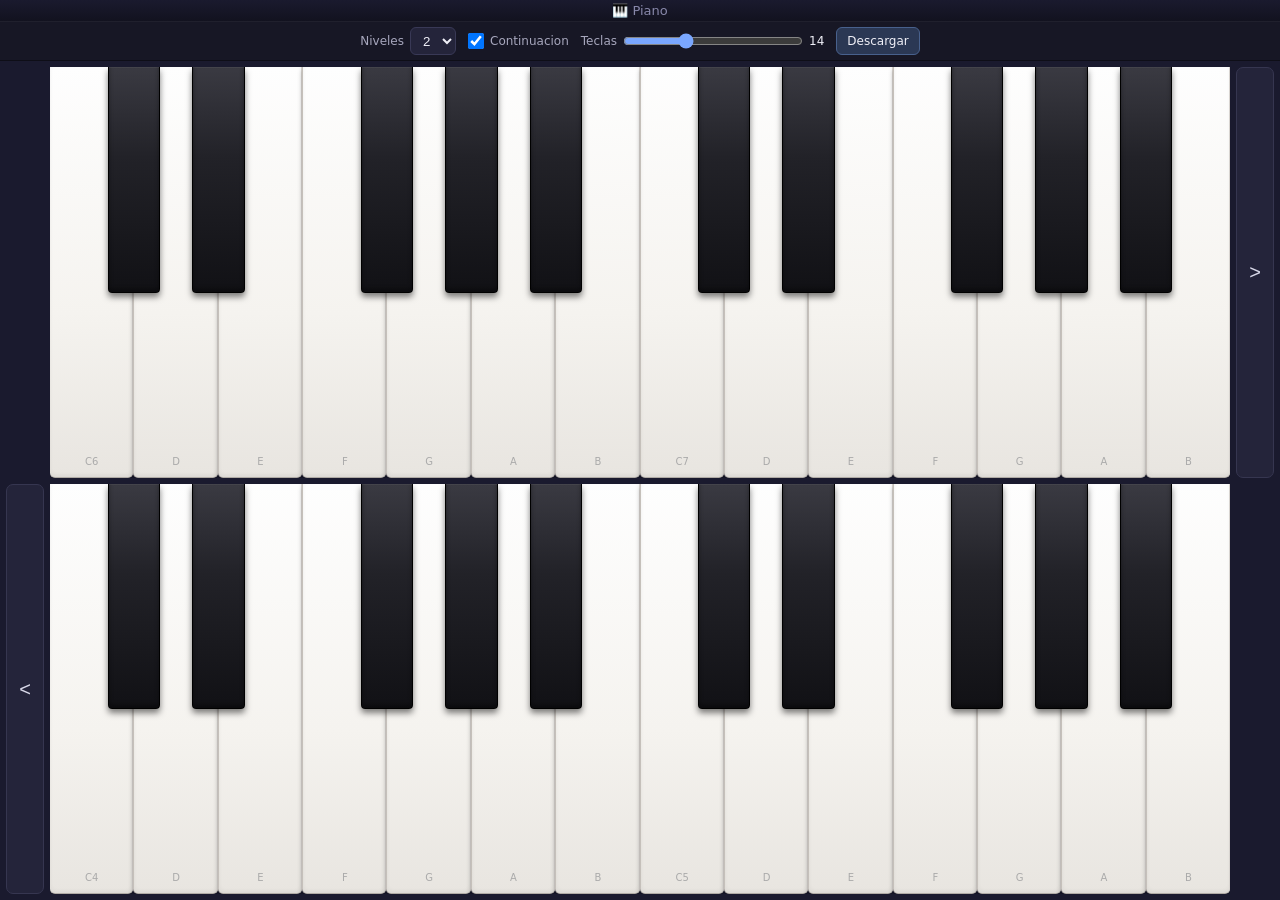
<file: apps/piano/index.html>
<!DOCTYPE html>
<html lang="es">
<head>
    <meta charset="UTF-8">
    <meta name="viewport" content="width=device-width, initial-scale=1.0, maximum-scale=1.0, user-scalable=no">
    <meta name="theme-color" content="#12121f">
    <meta name="apple-mobile-web-app-capable" content="yes">
    <meta name="mobile-web-app-capable" content="yes">
    <meta name="description" content="Piano virtual simple para tocar desde el celular">
    <title>🎹 Piano</title>
    <link rel="stylesheet" href="style.css">
</head>
<body>
    <div id="app">
        <header id="header">
            <h1>🎹 Piano</h1>
            <p class="hint">Teclado: A-L teclas blancas · W,E,T,Y,U,O,P negras</p>
        </header>
        <section id="controls" aria-label="Controles del piano">
            <div class="control-group">
                <label for="manual-count">Niveles</label>
                <select id="manual-count">
                    <option value="1">1</option>
                    <option value="2" selected>2</option>
                </select>
            </div>
            <label class="toggle-control">
                <input id="linked-manuals" type="checkbox" checked>
                <span>Continuacion</span>
            </label>
            <div class="control-group range-control">
                <label for="visible-keys">Teclas</label>
                <input id="visible-keys" type="range" min="7" max="28" step="1" value="14">
                <output id="visible-keys-value" for="visible-keys">14</output>
            </div>
            <button id="download-app" type="button">Descargar</button>
        </section>
        <main id="manuals" role="application" aria-label="Piano virtual"></main>
    </div>
    <script src="app.js"></script>
</body>
</html>
</file>
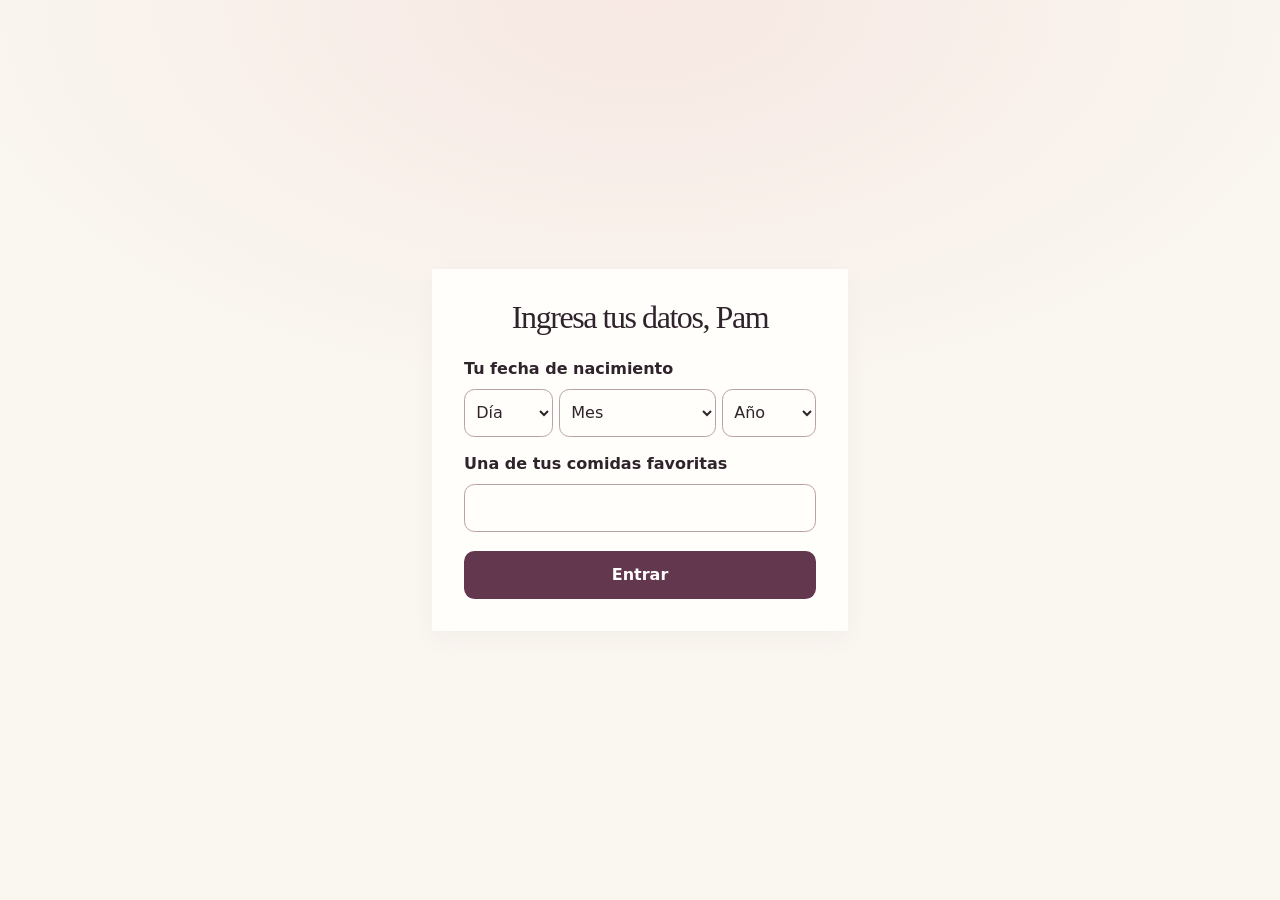
<file: personal/pam/index.html>
<!doctype html>
<html lang="es-MX">
<head>
  <meta charset="utf-8">
  <meta name="viewport" content="width=device-width, initial-scale=1">
  <title>Invitación</title>
  <style>
    :root {
      --ink: #30242c;
      --muted: #67555e;
      --accent: #63374e;
      --paper: #fffefa;
      --line: #e3d6d4;
      --error-color: #c41230;
    }
    * { box-sizing: border-box; }
    body { margin: 0; background: radial-gradient(ellipse 44rem 25rem at 50% 0, #f7e8e3, transparent), #faf6f0; color: var(--ink); font: 1rem/1.5 system-ui, sans-serif; }
    main { max-width: 56rem; margin: auto; padding: clamp(1rem, 5vw, 3rem); }
    section { padding: clamp(1rem, 3vw, 1.5rem); background: var(--paper); box-shadow: 0 8px 24px #5832420a; }
    legend { font-weight: 700; font-size: 1rem; }
    button { min-height: 3rem; margin-top: .75rem; padding: .65rem 1.15rem; border: 0; border-radius: .65rem; background: var(--accent); color: white; font: inherit; font-weight: 700; cursor: pointer; }
    .response-error { margin: .5rem 0 0; color: var(--error-color); font-size: .875rem; font-weight: 600; }
    .access-card h1 { margin: 0; font-family: Georgia, serif; font-weight: 500; line-height: 1.06; letter-spacing: -.045em; }
    .access-page { display: grid; min-height: 100svh; place-items: center; }
    .access-page[hidden] { display: none; }
    .access-card { width: min(100%, 26rem); margin: 0; padding: clamp(1.25rem, 5vw, 2rem); }
    .access-card h1 { max-width: none; font-size: clamp(1.05rem, 5.5vw, 2rem); text-align: center; white-space: nowrap; }
    .access-form { display: grid; gap: .5rem; margin-top: 1.4rem; }
    .access-form label { font-weight: 600; }
    .access-form :is(input, select) { min-width: 0; width: 100%; min-height: 3rem; margin-bottom: .45rem; padding: .55rem .7rem; border: 1px solid #b8a1aa; border-radius: .65rem; color: var(--ink); background: var(--paper); font: inherit; }
    .access-birthday { margin: 0; padding: 0; border: 0; background: transparent; }
    .access-birthday legend { margin-bottom: .5rem; padding: 0; font-weight: 600; }
    .birthday-inputs { display: grid; grid-template-columns: minmax(3.25rem, .85fr) minmax(0, 1.5fr) minmax(4.25rem, .9fr); gap: .4rem; }
    .birthday-inputs :is(input, select) { padding-inline: .45rem; }
    .access-form button { margin-top: .25rem; }
    #access-error:empty { display: none; }
    :focus-visible { outline: 3px solid #855374; outline-offset: 3px; }
    #access-submit:disabled { opacity: .65; cursor: wait; }
    @media (max-width: 36rem) { main { padding: 1.25rem 1rem max(1.5rem, env(safe-area-inset-bottom)); } }
  </style>
</head>
<body>
  <main id="access-page" class="access-page">
    <section class="access-card" aria-labelledby="access-title">
      <h1 id="access-title">Ingresa tus datos, Pam</h1>
      <form id="access-form" class="access-form">
        <fieldset class="access-birthday">
          <legend>Tu fecha de nacimiento</legend>
          <div class="birthday-inputs">
            <select id="access-day" aria-label="Día" required>
              <option value="" selected disabled>Día</option>
            </select>
            <select id="access-month" aria-label="Mes" required>
              <option value="" selected disabled>Mes</option>
              <option value="01">Enero</option>
              <option value="02">Febrero</option>
              <option value="03">Marzo</option>
              <option value="04">Abril</option>
              <option value="05">Mayo</option>
              <option value="06">Junio</option>
              <option value="07">Julio</option>
              <option value="08">Agosto</option>
              <option value="09">Septiembre</option>
              <option value="10">Octubre</option>
              <option value="11">Noviembre</option>
              <option value="12">Diciembre</option>
            </select>
            <select id="access-year" aria-label="Año" required>
              <option value="" selected disabled>Año</option>
            </select>
          </div>
        </fieldset>
        <label for="access-food">Una de tus comidas favoritas</label>
        <input id="access-food" type="text" autocomplete="off" spellcheck="false" required>
        <button id="access-submit" type="submit">Entrar</button>
        <p id="access-error" class="response-error" role="alert"></p>
      </form>
    </section>
  </main>
  <script id="encrypted-invitation" type="application/octet-stream" data-iterations="600000" data-salt="jfgRQD305DhjkRPHytSshQ==" data-iv="B3P1nhV0+Co/u831">
fVpFlporIjcXggudc8cFz1h45UodD+X6Lc2XvkYKcC7YbFp6B3Wn0bZqcHhRaxHGENE02ONhQSfEEaLPak10LZWKGNHc6KuH
HoBhVcO4JaVB4aUSn/QiONn230mTdfXe8eoTB4KmWkDr9J1b9MkoxKaaj8ufYbblzylSYjy/3mo+yO3VDN16Vry3ylrgVWC5
51BqXhqRt56hrasv70xQzcf3ogdePMhjSzL3ved5OnBms3cay6uWjp0gfwkk5eSS/i60HencX0jnvJesZsJf5TBAHVy4bhkO
BhLWqt8UY6K5GcNUPRIthY+xCGoA2dVRmoPYAOn0xMKVfc9LTMYnplyrGFtLBoqZcyPF40iIXqOjBUc/BYqPILdPbvaZqwy7
ghbDuG/xWoQJiAi16SfRbRFFnwerUgStmbNWhkIVJIp0bZHnUIedLHt828sxiyJ5bnF0JWXrwvE+15Nu3HUp4ala+mhBrzMB
1bkVR7BDNB8BKMfr+ZtuA0uXHbzWRm/pdEqftKtb9AyqvXbvdl9luiIv0dqfPpS/UTtXMou5Hv90vAQ12f0F/scBZvPQroP4
62xr610gMQrhoNSkp6pLaIOeiP7Zw4zik5f2PTOJRWMyYcMcPfJrXmOuOsv3qA9A8U1As5z5E1Xz3Ocsq+9HkYWh+QwA0/q6
2HkYO1mxLL7ziUIdb//hpi8sbRyCyxS+aVpVBAuHbiunXkY7Hl7wAgDToVOkPgWVOnlj/Se+ylv+WSy11kO7Xzs1HcIma+1f
bVucihrPJ503Iuhfp6oLvv7UCbUEXjZeb95DTWfiK0jr0jgMTw7qObAnpw17n3SyuVifdw7s2fYqo1QG4gg3YTR4b0Ja7P6i
+h0Igei2KZbM3medPgVjkAGeVYaQNVazJ4rwCWxyDEGcCHQRHQOcZwV1eFzvipzlPniF6pdAQwOEX6cT1yCDG6/1YBmNJsdk
vGQs4H8Q1jVR3UTJm8VIqK4VbOYwHzOU7pdq9JY3dL8n4SjOvTtIa7UC7z3vp/u2XyCNu8dYK27Un5ngJbmBzT+jIKXk+BYD
l6PvbVC109VS3/EX9HFPAzE/32I05AiRil9GQ6HLavc4AaKjqA4Q5EwD39Zg9MQB2l9lApsZlEAhc8xPEehFrQCOhtkAtD0i
Ea67oeZgORu4gQCuU/+vsRHE8gv9uuqgiKhpG5QPv03I/k0il4kOkapq8n780jc84nMpEJcArUWC+I8bwDqXXNY+LsHIyv8k
bKT9qpjA1PbR1wfM7xdbObXsecQ9yFpwtJozQoUNlGA72kyZ+3IQwZByQzL4/D8irhgjpWXRR5uprhwBVktLQ/Bkw1NjAaLu
dOJDi5zRysmmyjy/iqJwd3EHXWgLw/Q+vg/IYtYDXwfiRMJMJ7Vf84JILtsnULbYQmptGwUIsl0roxz6ud6oGpHaFk1d998j
Lg4RaAerQPaj8VvBXmDwNcz+U/c6TRK/bT3XoitlqyZYlNgDMEwoF/LmNVf4vCF7GKxvLSLHAJ59uoeOdOwuRzVhmEim0QLg
H5gxc2NLt42oU2nlNHdbHgou1jqH8TIqU1CUF88ltzsBrHVy2so9RW2M8/1Hls2kMTEH973gllM4YL9lgXl+nBD3cH1GcCEg
gojW/oDMmnMFfJpFvIlLgcCUeWAkKuHWCtyiYs0xJDNpc5bgEmMre1Z9ApiaukqFp8S5kevlUCBjOAe2KrgZUQXDyYfQ2lNd
G12cZB0eM7BCeLN4OMDIpC3mDyvc1oBpCxh6x1HmI3Mja2Er/Txu6Ipa54/h4hRf3J9LeihbDEugD92MAewzhq+g2xCtgoaU
Etq/GHe0WYBzBYJpO0D3m3PwnHSkBnGyO9UYneASAcz50N68lHiUhD0ywP9EZflmI6f6SvnrfsQ+40D+/ru0TjxdkJYlg5qT
V2KvUB2/Be3W5YAqwdjPkzcMHQNHX43O8HqkvP+r650ie4uRoFdcEY19JdCjGhv1veEgr79iHAUbFYWbwMHdoPtoqMft78Px
tYnKT6Y4z2ZaHI2YMBovVjfVWoIGX2dbHSrvy6I+Qv+SKM9akhbZyUKOD1UQWVgUBnZelMbaRIKa17W2E0KwbchDywjH1fvV
Vli+tRg7U6hUfrHYxCes4w/s83aJ8BPK9rogfDdjNJP/miqnoSxJ82FYLRus/UDeUWLeG4lYWSZOr5/hrpltgVBu9VzNXZAe
lqugV9mTBzKZazDUlerC/dAQNvRW9yIMsdIUqHni2VDsVHmmvAHeqbxb2u2EI8pa6Nd4X5NB3mR/LLSQl+gZr+D4vK7UtaAO
GZOtzccd41swIMdQT0LP1iUkm9jIarzja3bhsWUcFnzReu49u8cpDBXXYttlo+kzoqhvwR+LeQc2cERrXdbyhe8hnAj9r4wG
DTgN/jCnZwR7h/V2BvUESayXsWGm0nUaXsK8qPWhuH0BSCr5BdDXCLCZoAfbfpo8CRT2sN1CZwg5RSeq3v5R7VUQW+JCzklZ
ULUoPkoVSxEw7EEce/7L98q+kpRBTpyx9AtEXzakOBE5qpSouceo5h7upMmBvFkhu1rJM3yixaxg12BUi08W10XQYZRCmgLn
qpqYcCPfquQwEab73dg4BW0RWBogK6cYkD2uhNwFdtRosH8wSIZjHffznlwoxZ2pbr6NtF308RALd89s8S0XzbBKVBxJHEej
eqplCArlEwWlHGSh4B0tocvp4Csywf5Zskb7bbszZDXtMuusvmu5a5EarWV5EvJvS2S3hdDDP09YC4pfPpBXFO1F1lhgXKLc
yy1Wwa8T8J2+taw8h5wgRaufWm+GlU2eszCTUKd4eN5knP6YOQH3PxBFx89osC9naADk5IgNdCttf/ogdg3GgpomuxA3Yy95
Ts/lNZrhPpKeH1ObsPe7XgFAmt3xiusox2fSXEczcC4xLp1zdVy0OnzDNn0neUGwBmBnHHpzzoNRFz1TZSC8uI147G9iIRoI
Z3yHSKUR6IKB5VnuE9oPCiKFO2xMM74eVZYNgusODFu7vk/6+KXucb2hGA2TDFGzHUyvQAeCE43CReiCya5bCthN4B2Wms1D
iqTCbmbri4pESlQiIbPnxOgvwJ7y8XyKh2VBCiC05cxFrPvHCLHEnNltCAFtEip9JgoDKH8ElP2KRmpDrAzj4A60KwfZVSII
oL7GufOJ1PtjfjB2txbmC+8C3KSbDCz7pjKY93BcLP88eZrVvov1uMkAjgWCuzu04+pJo4tkbqSXafZq4gUli1n+wC+YtZrX
4i0mh9Qhb2pRf0HT1SNhtAjR5hX1gndqQOj4nK/h2ZkcODfbEq7oRL7NgYRTW5wRJ8aesYgHoEQ2EDacCmo/lbnaIN05zilC
dMyXfLc0P+AIOQZ1HZkAoA1dCTf110BnY4+938xs8a8mzGBI3sEdtxhSYUbx8OjIV5vEvHGtUlArBcDNLKR+ExAVWvxM6gDk
r8bkTgBgNJeXIeHx+H1KHAODAgjMXxQUmy1cushlj1c7W2I95rJw6r5utp0ArYxFvD3scMcAdnnBpUee93xFlRpaS1THFZeQ
dmkQtE1kGcsN2CdI/hRH7etn3/JEVFMGvjesuodFXpzWlETfiwKbK8miCCKzmBqt43FraAwB8crInIufMivSxJ9U+PMc+pDz
68x7HeGfdMZMCdMUepYgzezwtIYEmiuXZHw+/jw9MLwbl+oVvLciMVwKyDt6xdw1D+piR+Nkkbujjn+cgPZE6U9+LDvxwYTV
EpQerfKAWLqrCsoHghrgKl5dxjnBIZ7/l6GJ2Uzr58xyjjwgwK0ogYCc4Ag1lTcxkt6fnZs8iz0rRw67kqMhh9NLWC0q1Orv
vMqxSRZn6RHGGPHIOmuZereG/QHfUmCGiuv3ijqb7HHZ5CD7jGwVYIYJ7DjtxlgnfKCiMT2GtAHlRh9dqjoULcmB3gHn9kTL
EVCJlLl87y115GuQ3wUANNtkRUP78xZ5KekwZfJgv1a9Fs5wZaX3pWlBHDI+58/nyVDKdfRxdykDs+zjs7aqMMNyCcrA/JPu
wW/e8o43cp5w5p5TbZj0STo5PUQ8j5/cdiri1VBo1qZZmCaQlQMpPgiDELcsD/u9ADq1iH1ddYqVt06SM/C88cLfFSQumT85
oqXSxtrUzMz2jfgiT3ZIohZhLztyF6iZDmGDyfqdCnPB3IbdFO1rhSop0YrRrzG0WcXi7c+wang1vjrnXr0wbg4guFcOpO1G
aPP29STExi5WCLrYiilWcRtSM29yJE597W7kRaobnfOKqYf4iEVEbmz+avidQSruttd1ffXX/p/kvEmm0sA9RKkRsg5E37J1
uccWEvEHJhXuaMNuAuE4nVHi0OGbL7t6bqCvv3GbyAPho0IKYKxs9cy6WhA++Z4SV4baAGf0Pqs1HUjltA1vtTRSqy8VrwIx
qbfuos+aJTj0ZzYYYwiby4lHdYhiB0cGgoox2g6TslGPEm4vXU4vmIUs6W8MjV5iwcPPS6R6HnzvoKFtoUV+2LNzMNQF3lvk
oJcavkP+puaA2Vbdna8DfbfmEeJGMul3U2SNKM/QMBSZrnc5VUVgXXgdO2RbwQhdjgHsdLZuizlrAtVVJNjCQ8hrmuD52gF4
TZirir528SfpJme3FVPaqvZaKg9a+EOgc8lIEr2pBHpLDmPsa0qNjWF/7Uf+tbNaWuLJ2/zMY1wniSairPQdPDi4DOQgqOxB
ARBU3JgvYLyd0EJ+BI3YYzdi7umEzrkczkyEUMltdOLs5MJrrkIBS4jExCgX7DE5fCuN+kaZ/hvABa7LxJefNaCmHcbGtY53
S2aEmkzn+0IeuEgyEWrLRJCM8+ey39zWP9rMxGANRuA/30CPsoie1QLVYG8Y/+YB8qVw3UVoUDaaDQljJnf9zFVGFec0nCP0
v2xdoEL78I0CIBNmCAQS11zy/pBSoVJw0VdTbO+Y7iXeg9FajSs1xC+68IzrEWpzbPA2DS5KjnNLZ525oXBrmFk4THiKnrhq
UnD/6Ga7fk9sR3rrbyBGnUqdJd3H2ZAifEAU1uMgxF6SJR9KN98pkvA3yRB1Q6YVDzVJlgiIGoCDDkDeXlCZbHsb9tXvVjqD
w9OyjOQIZ+ZvnR7Pm5vvknWFU5ZG3+EYRW2jo3IuHdCQVNUDdf61Rks3lkjfZE318e0ZBn+Ralhaz37/QaPl5R78iJDRbe6n
rITdCB72RPIB3zKcrzm5DaJ604275laZQobxq32llqrl18XDlmuDpmnZi3EQzU7Y0rycAumx1UBbfqPVvgSFu48gR5p/lF5d
+ZBse7t2O2UpJDqx+Lr2bsoQKPm7NAxQVCRAwtPBarLRRv2hHBW6jBHPcoB3TCGLNvFN30smlVxoVNA2w072YmoBaDwSUPcT
c1J6Lazo+OwYi10VClcCTBbVamt20M91J3Sxr12trN3g4fD7DpCdGSUEg+jDbY8ZWl9pjaJAlYK5KCeZ/YKO45hi8Uv79etb
BelkVilVyPZyc4jrEuK7UEh2KSe3eWPPX/YhUC/g5slIMYrKS1dQfzXoFYcCq45HZztme6HvSndEpKM5e+upUFSa6TMtOrzw
0d54cpaaXLGeCt7oRu80IznCD9dQ8CtYGpOLp/xv9E0LRzoteSX9DVonAWlccoEut7y7X0kFUDWy6T4ghizoNzm8pV23k65V
keWqSjE4xRQeBDzG1faML+Fm7jO+9PdBsZ+OUrs7plu7PHe4DZEgKdt99joQ3+1sv0RajTBEQtvOMflyQjNL3vRrjbP5pkza
R6iy7FKFDJW3D7vNAkFXf5J57Z9floa+p1/X3E4ZNEqaMPKKuZD2E8rvRxDahzLnssv6gqZ/UqxHIS+mzY+HpbEtFJK1CORQ
QLm/kkLVfNe4gwOqsRa+jOmatEAPbR5gS3SMx3FKZbpgJFl61gYKsmBORgW9nqTMWPpchNCD9bKqCvz15zZpaDIoAXBd5v0m
tz6T5kSB5d5GCp2M8341KwJSCP/f7N70POcCiwZhsaIrH079rzc1de6LsaIRL+cSdH2Z7kbleUk03jBXqc9b0LCScKzulvu2
GW+sNxEKC1D7rVJFQQlK3DWKcOT28d4Bk+rldRngsZrtiiz/XcR8OnqcXcO4YJHwjbk2U1mRSvBibZTy1xIrMABBV+F+hflI
x1BTMOQbWm9zsj3v2EPiBLj9dAxNVhLER/DfwA4Pa66posJYeTyCrflERbXMTozpBFFuVUU3zceYInsN0lp1ji+2NaGJTmlL
DR0wRSZ18KwdhXMyqkri6GwWYXgHY32U/IbynV7poHsQBv1k03Rp/9Ai3kHHA8/n6e6G+OoXX/ZgJjSxAx+QR2bqBQWz9lXf
WCwoBQXxps33AyFXHPUMUKPB13RBSErK74w4JTe7jE7cCXMsM73jFmbQbmypgAErBJAxXTIfLI8uWm5+/pwngHRY96JllFEo
AjIHVi5HRGSisHw0JLDVNz2PX6x2I+tPJGbIla8WBO7NGuzvK2ZmHibnOBCMDRq+UoR1pqqhmE/h593gHQX5uOGmLgrg82OG
j0cPRfJ0tf5kPD2b5bFkj3WCJLURCWAruuKrB1kjIB3N2Vi/kYv2M3h5aUYVYyllJGlh02naIjeAwvuIbAD5gwp7AtrSHw/9
svJfxdAU9bF7PfAf9vIdekvlgshjgAe6ONg8CFSkvqe/wdpl3hs8cpyApHCTvVYQBWrviy5u/7ae14Dmvkl+watsvEH4ydci
byU9ps55JoMp5KfMD0HQHA7UivadU0tERkSIfLblKOgBHFH7oO6wPqTnIxWCL6hTrHcoXLqYUz11bfhr+P+x+Iqe1lQXexr9
Axl+jyV006F9hUIQxrRPk3R3qTxxdkV4XapTdaXNLismybouDzaqxPG9KyqoLRI/um43AqUid1RPQgRJzHz1XhEos3o1Jy7A
nrxpOZ+mx5zDv/Zx981BPgU1aY+2eHQPTjj9hNegD9Tq/jSL5LdLhmXfJvH9NueBO0RNa7Olc+m2qs42VN5clH+0q6UbQTVx
C61kufun8csuC+3iXTuSTnJ+R8Xzj0dN6O0fi7DrHuxK9ih7oOkvXOedwI9V/Ua3FyiYJoeFzWARcxBoV1FLt1Tx4phTKcUA
C55bbX66ZkLQ8ZxaNfeJon/7AI8piBRzu4v/+baLXXqwqICDm0a7LrAb4/qYIfQXL5HCjMwz4deyJ1qMK1tcZh4kHSpw1fqL
aqP8tqr3WCZJjQw1cqvYc/7ugjDZ14x0y8xDvZPI/XPg24eSTzWoIZ7yilcGPwHsZ5p3vtStyTXvCtS9y3zuM7qL7MLdccVc
Ezi/saBD1BEawpP/GEukoriMDEQrrObHdgZ1R/o6Aj9E9IeFntdkdRLk39hwTi6FuqBsJgYvRWYDuhI7a2OZ6FUZt7yublKo
1RsNDBofaO5brV41FhEgCk57GCsNbP9hdNZtvQxT+BiecyBVO5FRO7pVIIpHUwwfIt7EeUyFe54mBgo7cKbz2+inG99j1wNy
IOeqS0/MvYb5/TU9VNotvW+BF7e2p8taePH8kRJh1VK634Y5Dv9W86AvWgfZSCPUq59zhs15hAxRQx/+OyNjAiePtGy9GSuT
9Wl8oJwOTvD8q/uSVDVX5brLp3wsmSD4r1S4UrkKqkg3X2liWOqTnwz0JzJMuQ4qfCuhiHxyJaKcPQ/qLybxbK8fjHyE18X3
2CSz7P2kASZV2zOTA9uqHnOvtKuwfz0REYXqw3IppdSY/veXyVqAUs3Rno7xtNh64oKZ9dc7phR1Oc/LV2XfxZvZIxTxxH7b
6S2PRqJ2ZAsrSQy8OkxzG+83UfFNS3qT05wRNOPkap5i9+ElsJgqNqWDyBd24IV5Rx9HYv5oxzh1LIvbRUksBObeOzkAOTwq
OmIaQvqFTAHtDMczOwi2gVhR3SqFFfQ7FnoH4xV95gBRT4Oh8qW0DUbQijf4pqPtkkjZD6/iooGcDU4vbDs1Zu+sVko2/Jrg
Essq4zRctldGNjRSI2YZbePtN8d5HR0SIzu8JfMXetQecA/AakSmPk6sOxe/pWlf4i6gIfhaR+o7f0RT9dbExhNEsFiXsDS7
uzWH77X+ZthlngkaEF9GD9MwkjoZdr0YRWlE1+aeMSbiVt2DJKwwOTstDXYtKbrV1l+DF+KyhpmrO1ZO9CbJCY8YP0kcK4l/
tHmTgtbAXAReeReCJfKiWUNy+wQtZGpgTcz28NuuQILl5/JmLXRo01KanGYS07SS/FNQn64JXuelV9G7Ef9DM/XUa21tqHzW
uKBTpYGLHkY96sowqSqGF4EcMik79t5mUgcmAK9x+q3fGPN+HgzqdWw1kQk7Yyxe/xUQL2bvUL9L4uozkECf23joO/Httf+g
C7dCKUG8shScKTkle3NqoVrqAir/F9xS8mmhIQjYnTjSmfzDhUsrtzxeuR/4zoe/yk8STnGOWF7G4x0/AI1pjgrYtUN655Nb
WPW7nxt9XpWlVS4JXpbRPAg1USvcEnWzkiByfuOn8WfOJKz64X7WXTUTc9hQB2cRh04SOIJFrOXwPS2jf2l+LKnzNx6nS9U7
2BjBBi1udNrl4DE1srAyIBOqkQ+ONdx+V1f/Ld7axLnwoVK9/I9TpsbLrbPGUwGhphoyTEze7UEhHSfzBfAn7/KvlHFEhqbd
sxbLOuhRFHgK2c3m2uHnqxmXm/jrwgw6iqL7JM2XbNcEyIM6c+XDehh0FOPUs2D1UVgNajFMlEGWtzlK6dCpzYOGIJxShXWT
TaGYZi4kV/CmxfWKSwiO4jQJrK7fGdXRGDVSA0BRerjGBhDEq/SzAp7FZYv5dAi/m/y1wBHtm2HPKomolP/1BhMIwNVUpwfI
4W4gCcv9ghciUWoVUdpgmWPwMTuEmZVhoK5Pm+OWG7aJCo9Xu3KZmoSv90V4ozCF4itNcYJCwdu4Cf46t47XcQwXDDAv+ir9
8oHOcsKjhVPURqtz85lEjxLi5tBHtMLwI3SrcaGuH9hfoMyj625oEygV3mlvnB3A/WhSC/l5k5PnwQmQrPUgbqxRWbxbMxDh
I4ZG3vHmdXTozM4bNwJAu6HQ79KnE0cIwiPvsOZYKLNYUnkxciG8p0ELlfb67avxKSzMmf2a+E0woUwUUrxghzWROd2pIPUD
KvRMCQBHxzQ/PFoFYCPngGgdnpK+M2EqjKYhdJA0sowqbfUvoOn48Gehp3meCRBGW5y32y28EhqMvwp1Ow94hoZ5ZsmXzyzy
o8oakjG7RTgWNP+QK3uc6tcZahX0LWcBQ/JXj1730elPj2shs1vf30a3rBIjrIbzDAiWOESJXulPuJo1H7UNBI4NIq+x+8tm
7ueTcsVc7syf7L7il45q0dgzVS5Qm1a+9lJYg/RQwf7nxP4iKzfqMBQmQx09kI8jdzmZoOiBWzAlo2jAP+K9oc3ygmCzMoyw
uSPAHQpAFeq6HQyCT7gQj58jJzZqb0JUILEmxo14MTzvJb7ozxCm1m3S6xLpgbmO2xPQBPp1H7OMM1m/iRhbBB7CMChiXb/1
VuZw7Li12U7Tat8G0eGCceQN71m/dCwsidOfIFtjqFVJaW9Cc1SnKngOvJ7S+IVcV7Tv+BeABEY68JbuAiO6IX4HkIaiDacj
IV8tFPKKoVWt1gyY7XEcWk7YCZpoJfXfXn4/qLqXleICO2C5JNn6ss1Pprpob8B48vDIOCTfjGAcBNuIW45Cai9xrhk6Id3N
F78e7jMBrYApQVy+HCdfecu9IlTxNAozQ3lYSNecbSVguAjgpxFvTWKqHLs+OI2dv3DnbOl0kq4vPMWxOdHsx4jghIZn/J32
AjZy6/ddfo0kP9CB4Hyyew9ont0Zaur+/INVoVjSG31o+GNxMy1EjrB1FyDyKHZhxefNI29IcgI+n2jr9e4p5D4OmZaVjYFV
lep0HVTcXY0U1UATdlpOJBig3TP33beuWYT6syCxi6OPbVOZZhFsaqt3QqShlCQh4O9pFgggB8fW3r62XX5xi7dOs7NPZu5A
nAbrfTh3H+tQQcFWxV94Eo9tRdUfd7XYXPCXcXqE193cSe+S6t9hSbQQeQ4b6P+Gzhiv0dVIz0/DUvtIiUxSjmdLNbBX+B+z
Y9wsn+dJYyRQgoD4yNrzrszFyGR52JviiG91VuMmejp3KeOSeq16SNzBHkpjI3Q3yK4eH/aW5JpTi2yHAmzNWqCKJDzo2axV
3U+W4yfFPxtJ8MmkzuhM00g2vw3E46Pco5mcteVNCzfITWTWnvBEWszGI5hnhoKU0g1krcdiTF/y3fHHPyfOQquG3M9zb77U
sDZ/DpxpThJTvpGAqA+hy9arNbygkgJPhqkYJczvch6HTTPDT8CU1lbzGq7imFeE/IJrrtUWCjdjk2HYIG0nFz2cNEz/Q6p9
BAF6sRTt916ajiPv0Q+eH2XYdCKmeBI0MLGjsMnoCsP0ooxGqSrLOCZJklXeGZdHkeaVCWmgJNln3NCU7DqiuZqg2UlfZCP4
INPMByoceAG3hKRd8wZPiSM0tp3brpN/UvIHn/pJtJtWnll9bjhn0uy/ITsQ+4V9QBTCPQgAjvOgZxjUi9s7HhNjk5Oc3bAM
csUPcQI8UqmWt8nxY+9Q9ti/daSpqLcpRErJTzYdWU/E9zVF+01miWEJx1PrBvajVK4ocuLT2jzS2xnaOpK8Uuub1do+543f
LuAwDwA9pipXqM0y/02vbgkMBfNcqOkzcwn54+DwUc4bja18X7w0cyaMya2Z8jPmpmdw0YMavz0R/q/w681qbtUCrGXJO7/s
zc+TF8dFKzCuiTZ3OjUHWQzVXikbTio1Djr3JNBWMghYDPdkj/Q3aC8+4bID4h4XISUWtWJvd4ubzLQWvXXogQiL4j2tqI0I
mTzJjDjZhCXYa1RAphmeA5BezM5nufQeUyTC+YzLj4kyOyQ3JJOkDesu2DoLgVd4dCqrH/LUY0Bl/FOgwZ+mRn3pDzBB3RSP
xPITz9J3R9doSmcPGxBQ+SI6l0wHvIpGxBpnLJ0BMrjyBh5gt46C8/EH7FBEsgdwiuoFCYiC+57dcQ/SaOUVkNZZZ3vOmx4q
OrzpIuqcDoREJ/duWJ6H3XDmjU3t49rSLpal5dgz7RNTdZjBjoptnqEIxPs4sKQUSsBm8IjCLWnlW4cinQ9KEQd+0p6oNSVf
rBwiYG9nNWJBF887XG50cKip6FMBOKpw6ZToGzUi6TYnrT1hucSsDRx0PfzTDLHs88qDn2+Qj5Nh+3l3UPOCA8mGvBNe3KLz
C2pW/x/6ABNmKEKqPA33QIrqJdG/avaipZl6rra66JpR8wCYeS+YPvFXZuYa9KOe+eM7yLyaIb23OLjZygM9xUtyyQ05Mj0A
Qds8eYgfpLw9O1sgEupVEgRh0OUSQZ20MPSIImHGyKKj98ruJ8TYv7hwjREFBf7+3QRwrHIMWKV3yUtSbOaI2JAS9O8AO7nK
4gyh9T3+qZgVKCCfuuvPr6mcKgWiXl/YBYJ2Xh7IIIl188HGeAt3BOp85HJn/0IomeYdsJWPpEZ0xI6mYNkqJVN0aXJP5Sgw
0nsrBQ0y2TExM3Qdh1h3p6884sxNQOPeWrXIfO0JwEUEZEKZDWvyoPuUYGZIg/XanCV9yHD+sAWm2cLVJkKoWzC30odUg8/j
/gIrfDCzMlVKgkkhd/oqEaAOvnC3fvN/8yCgJ6nk4h7x718PFsnLjtI/ew5vpghroD+0ajqRKqMFVElfxjtx95A9SWCGq6pv
6asimQkhlQDgkcMEBwnJlZI6WB7/AJpqVWB4mdV2UuePLsMDFkAXogOrFFTNwQyrwvuKGVO4ghpecLoWR4SpMYpXUcIS+01U
juyr5YWJ3q5/HV6+nMfIQWrzIn/NswwWJLuXl2GY1RtTCN8w482rnyrWrIuEpa8G+2BfSH8A0YsG7k8/UIUz6xpezv0gvRfx
bXEXSyDDM7gXdKN8uyb7CGJrHZrDrysfIlQiPvL26cceQJQu+TRyJ/21OqSMhmyDXRaKhfm5bi2T2wvJNiSnjAQkkg565NfA
SANTeHbwXHfvt0H93lDkkn29jmsnBBL3n2KZYpFnYsJmBQKMrMLTd4wG+y5A0/YnE7JHrmkqCBhMgleOfbIStdMQcw5NJblZ
9GcsNLW0AKN4Boc5Vl0p6SpAmtF9EaTfw3i8xudGo5n8ojehgSr34x75VZCLIyPCLoj0VGQ5J4KTPGQH6QCBGdu9VkToYK3P
9VumVT0sOm9T1GhYAF67BTE7fJ721NKmnxdYuFAtvcGCI7MmSJ3o3fSM30pbBjbLcBfhMD1x/+wASoHT74yC+EpJbaP0sUZo
25YxumyXFEJUzp3SgOH1wdwD8wmZ4rnZpQBP0snyl6epmgg9QkOcLO4jtpV83caLNWqMXHgD+o877ucB9dtrIfW8Prg3ptTc
o//DJTeWtJm8rZGmis868eUXpcvVZuwqxb3zdXdlu15Fee9WG9vrmBU6cn+bX5updafOexdRsgY8ib45FRRzGDZa8U9Y5+bw
rnE1yut25S5HL0L+SnWv4ba5eTQAqjM9BM+WO4VALn6tvhX1hUMfNWAexps48D1aayPBno+55dwuOjSIVGVxOJKrxpKtRdFS
oqZgOFnvVSTTZFUa38JMu+r4kFuahB8M4saAWc3aNF4UPldXAJks/iRQODJkprNE/1R48tImIfqxmHDaSpxvcr/jRDEEW+JL
kp3Ro6yoLiXkkUwSSm78jYnxBJ7A3aQtPjMe01aG+NDoAzi0ssECawj7tksoyW0TSBTgkDr+wL/Unn4X3wdJP7ir7F0nVxdz
iuYtzibj9UIJyzhbbdWbVy2Ch4kHnbYQEhlw6DedP17+L3QQxXxkEfgLL3MXAY1R2mJV1UrQjn9oi31eyInVbANYjoWOdjfX
THEkbh+c/6MVQ9KZTskL69/h0IqufFwkfB6r8IikKCd/35zP+djQCaabuQGwIO+YTuAbz4Drj0Vz7FhKyXvfQC1l1h9BRbkf
AD4lyvI5Pp6Q6whDYMTS19Y0uIlLGcRG+liUqY0j6wEiR2fFdJHp8irZTJk8XrTpLjI679lG/5XtRrjOuv/7XkR9TpC47C8Z
fLw6Lql8OurW+EaVlug4MxJ3jg6R3ZB+CM0v4DDOaqbdm02wPTLbxm3d8FIBj/1elZZje2wf57RpiFiHfWsCQFPTMVqhORaR
Y+ImrYHP9GNFsCEpSnu29DTU5FsQwgF2tx50VIcGSYncR7/ux0xQ9AyKinEK1J99bfhx34E1APIhNQkW1xnYXMz53SdXBP7r
fC0VrtCelf5O1n9jm6EUjlZo5nE79r5Mv/tvinH/LASJQ8u1Q3t6dVfXfbWp9fj03lo16fdJcziXEN3uMxWInpXWMj5ilfNV
8e90UDj92yJekgx8HgS4pfW56mzTgHBorSHHai4jwLeSfqAwFSruIeN9vtdc76VEaW7FA+RR6OqGoTC/ek5ygdegSaqnX1IN
18LIvezvt0+d6+tJ5P9FaBlesv8Ah29VGWZDT/c4klolVGmbY4q9AjZs1S4dthKPZ1rQupNMAAbNTRhARjudaVlTKrwg9VLw
cYzTsjcMic6k6vMsfRCSDFROXjxWeJr0KP50UtthBUdqYAhPOfRO00n10VFe6VMEOeWZot2oMdnaaa8RA/E5IMjaY9bVKtGC
Y1ZLY9vTw56WrAkNYIFQMqV64rP43KxjzVO0p5n3YU8f2rfOANgy2n02H+imvcvn9zI7QtyoaBLTqco1pKYz1r2DQHUCSzmR
Jw3vcBGsXpYFc6VJZVH0NknfFSrX4uAVDUFD/I8d2L8MuS0ioGfdlnHH4T0GQf/FsZeP4rTRjCY39GurakDDm0SaI3T3+J6c
vRPZJZQCX7aRbbyC6PVGroKqVTObYAl2OLS3FzYnX77v97VmEftzwcB1NgtSBLHg73hXuS59vq7waXwyc4lY+qeF9Z0cd9ci
lJpexKCA5OEue0e7FhMOxh5HBJxEM5sACX1uzdxWxokkHjZq2rBudrT4umulUnScFwQqiWlZsNMKxvV32I09GmynnIjeeAkx
7MBsu4Lb0eguDq+BC/MYPlq9twSjUHTUu/nL5/uFx2eCTbkSNJ1G0Dc0lc82CDBOJ51Flt+kyPpSJu4UjlozIfLfcbSE3MT4
64IuQIhX4q/zDGTrpIJ8mPHtgrtbEWotM2oIoJ2uH1rOqf9ILgPc7j6Th+wP7ETjzzSnxR36mlo7H68R5rz04M2yr5ebbu7+
Zb/S4QbGguOMQzdt6efE6EDmDr/oZXKVm/UvPY6wFv6uZeY5Mb7QyxKXuJ+KnvV9TkW347x/PTfFIgyEcIoikWguhBDQgvRT
pV192EEtDKeeBDccnpudRuL3Lra0vWW1aShpqDjL3ERBOf7xPAMbkFznH2S/P2mVA48ycVtotOs8N8QH0xNHMlOTd8FOF8xx
uk25hrJCQvHEOBezCDLiQO4HrpauxCMld6JDE1yecsh/OpMuBg8+43K+rYoaEUX1xXb3naUHl6gEpUz9fWf01fP7baYQVokc
YhemufHLZsV0iaLh5eisCNm/45VJaZaWuPuc+TqWurvRyoRwBC7qHCyy3GF6eaT+EtkMxom5YSO3Xq3bBiEgf/igY0a1iM0V
SeM3OfAyuv/b7YmcAeWVt0Aa2XKiXmgi+hvoYS+oI5fAIduYOqi6941FzPv9Cyd+N3WsyR+WlcRg7MI3V2jQxh60IvcVWO1d
NOY1JoRRlDJwTMJ2MavNTnsODHr1gULY3wTsPKYm1pgAnOqqjZst+ayQg36/4SyPg7dad+jNBo7kqFbjX45bLSRL0Yxw231f
b0PlCnaispTbcGl3HR4oMZt2AcTG8MFxWl0KaMFv2ES0nYf1jk3CwPoTO2+gSGViVM8HKys5q2oEjEfpXr9SgscdVTJavyY6
cePFo5b0guIFPSUcfTwLlW/bxBVm7Q8R3JfsNxqDhxXBIMks07h3OsDRuXWj9pFRAF61CEh94UCSbwX+VDd9LPabvOXgyh8j
xWCkz48lxtsT6uyqZZSnSYDJY8EKJvYDWiLdb1ByR4UmWj0UkW0QadFfYXCzIW0ZjsSQV/ZH0RgS3GVqcwjrEqlm1O1IU0fC
ngKOI7ILfGw8amsyX4LuiO9Et/2uMkrX4ErZfGEHyYbe7e+PzLhRz73I2Y6VNcBFK2f3rMDjfw1Jc03sVlNpnP2LwxoZv63H
2b8NfF6oeUlzLimrm1iTpJmbqIHrd31DzR4hpbjfXvr8/D/uVheskTeX347Puv9a8TbR8WlXEpUZ+2cXhXW7u0HBo4qpvcQK
zRpF7OFTdyfMgQsgCAxT3j2tVkBlX7JoDjXlaS/A8zQTWTPmXWb1exNL7/PRhq5/vy1886Ud1ASHWcMXoYtd68yeOgGOGk5f
g6ux5Kyw0VL4ET2Ea7ud1bCxkmSy/kpl0aYq0TljfvFt3/2Z71xHBGHefSkAaXLZoPkqYrV11/dPnNnA5Qj4cVzuuR6weTYV
hbWi7NfJ1+wI0PPAtZVkpAmgvsV2V+Ke6aqsgLMYadmRy79ey600n8PPK/SXLL+Er7WoLb9HF0e6xTuSBGFBQV6Bh0Cefcdn
riyfd/OfqJjhhx5wr3fgezGLCVkjTCi/UgLQ/KxZ9F8ZYsdDATVmvXuKVG/kHs+5G5vObn+dgA/FBzUjsAA/dU8weWEor5jK
DIkhSyM5EcrnsiWnfmJD/dQ3cvLAv5/4oY1okbzIFq4kPwzXvSay1EEmmPRVaUZhJNLFCbI7srkNYG5UvO/bVUhyoS8c+RFP
Wtn8UgOU31sVXDOIh4czhfTnmZBaZSAskdjN9HJT1mKwakio3m3vJaq4KrhMruaJvY54WnlzQNzGhGte7lFSixo2KoaPWsMM
GeDcmOi8VCKiblAqV6MGVU5lXM1eFUQp1+lKURa9efgdN+MPVdEpVUNo+tnEOSxbmUv1P1CTHI5CVjSQ3tHaUIk7AjaLFdox
et/1HGHByq9KJJDOvS8xjkLJQQGKNjjljdFiJzCLxTR5ZH9t2tsAN+KD0+RZLcRSto4tLuNfB0nJZ/5fXL1FjKDoTj7flFt8
Z9D+3CZEEux/4BRFb5E7OEyRWXdC7lFqjzgKccBnYLBilXP/xoYxe5WeYvjrotdH6IdGdreNDJoWgLjWXSwXRMmqjicliL/z
APo3Zq4HNt3570IllXZtyiDTCJN15GLxkvh3wovkOnJWUMEzGm6yTjhImoK8IYFv39eZBFSXX7IWDxVz+WU24hKMyV46mhWF
xCa1cYkmgaWNybyoBJC9ryxYJ9YXf27xbOVLl+nWyZQB+ezI1g5Mtc26U3X0C/W6YMRgspdBAPQgLarJzwnGbrUq8u8YMY3Z
W38n2iTlvr0V9uxYyFNAx0Sr2uSCPQxnuK9ODN2qU8jgNhyO5adtbRnm7RJu46UccxGwg0Y54m6HC++lBJS42ASW2vQcvakk
G4pk2jn6Wn1iTWxqqVbs8s9kJOX4hL71gENibCp4Kxxj2SH2c+Yb0jVQyui08i2aoJTFu0ClxX+hHDpELh6152P7piOXG05U
9VyGf0GF0ccXQ20AyJXGuZS1Df0cMmWuBXcZNz1KTbtWbcEStYZ8bnIk7JTbgYk3F+BLtu2z/eSd2fD/dJyGdQnj99/zaQkM
qsWYlUEkFpp4e2H+y53rQfYttQvoZQxAsN/lhbky1QwsSkCmhZOWNd7hQNC4KOtheSrsxI9b2zNPVlF6ZTvbLXfnu7qpBZCQ
GcpYt/MaumUx41AacaOfkIz1MqMex/C0w4gzv7IqxLc1jkRfb2Z7e765WT+JZtmtM1/qpYOgf9ZozQ8XQWM9nQI/drbGX56o
d81qbwakbRLqpdjbj5BHZ2bSs8QKnyqmyQcxOtIfG/+KIGDU+5L03wTIXBvil5OkuAoV8Bt3AE1YUwnj79QQ1+RT439FN5QJ
IL/5vOjzKZTNanawdcftgAFwaMjEEa87crjBFAzCO0yEXq7387HB+VBesnRBIORRzO/kec8jfiN5Ti7yp2OHqOl/2vXUCpo/
npjQRuaeASZfGcKYrcOWuBK2s2EAjfV9HILsDTeodOrQSHnGmQ4xkMmNSiAMljD+slYiJxu9AEtMQnK99+AlpzlBDx1KcDrp
ohVLV6lc31NajpTyKC+j+U6msv3WIGmeLXpg9qqSwmbOCvLSOP2D81+93nDHe9fN+WqwLT7UGB8TangSFTb+oSVkZiqoqlMq
gNlT6gju1sZEV1B/GGnC2Ah3kflW+tmW/iuIJhORmYkublBulWAmwmkmUYpSmrguRDkuhatl0myJDezA8Fy63gKps6zUIT6J
Ed21d9vjIsuH5wQHlksL163zfXlXsv/eV1iu8RD9R8+USILSsIVXoSh2FYsrbn26Y0qOPNOUp96lh7slxybBHeRxli3rOPZw
2pCYH8G54lA9WBmacc2IoNlUDZ2Vu6SJepHbRoG14xjDlyy67I3iAKRUu64glSyxQZqvEgkjFjzQ5TjiZY0X4WRSwTDWs/Pg
oJsU+ePxi+EoKnd84aZB8RLTyOSi0U5FbNQH1Fu+xgYVB2sYqDGoPTFg3dRtdqYN6NzF94vPvTXcCfVUlonXrqr3z1AtKsI9
NQrMRK43X5VRxKJwn1W5dYakUFK3G5X8H8i1KrGAyzJNyL+fR4tbAGmtvPsvhNHNxrjWZO9o3RRc4BEI0NSKidvLUVmhwp0H
cwVKKf4rmHS5NFoOQb3l41z1+krCfsv/Zc8CTZVICNJP83iKoQ21Wyu1PIKaoeSsq5tapOflY5CYmBZsMC7xY+DoJbqvWDDk
2b0llr71UpP5Z2Mhn0YEYFQmu4qLg/HexbmshgFrpRvweYOrR+ABb6mBzETAq0OIUyAQrdHsarIXD5qjZthWWMhLR9LlFMzh
RPBCyjlV/iLn+3xY17L8X4ixr4ZQH29eoA097eYSia6ZBoIWON9wiVq58MHZsAxolDs6hGIIWkXuythG5LHxYqTzgHIUIA+g
QVULzhNHVDM/mReuTMHHfS47aHzStnnf78tzR1o7QFyYCCUqN2GIjY/tXapmaceIZs2+FiM8AJig2QfevrFb/IYdCV5ENLsu
ZAtSwz9tEEvkKGCgBE1sTo03VWSIgVSzHcWz/0TLuH7MQyJ9RlYN9qUeupaA5ZSzoEUeglI0vDNnZOgBtzsk1R3HqC+ezq8r
dxCKhRch/ZM/ZS8IvoIO4YGJ4WXJqeoxwnyn2vCmOH9HH5eSGf91E6GUGN4IDuG3EZDg+eaWm0zMvygpC2gM7LuLQ566Rbu5
5t0tmL1iLXvjvoQwjPvJYWuOrYlStvgt4flHWf+qSE7np32iPdyVcPaYHSMeje4h6aMmDDUiLIKvgWDiuL0GLp3UajIdnwi6
Urc4M0QWHhH/JzP+iGhldX6jh8I3ZWcSR1b9V213u7JB7XU7VWj0GjpBZq1mU2K8f9dnIC0MME7mXegBBIQCk2YUjuutQ3+8
KbOtGHDQ5BFWTb+OfyCxl82wEUzvS3GLoR7i+2sQYC1VWkyL9/TibxTT8jXyRjLhyDJoLZR+wjabiu0+SwDD7n1KRkIQ/x/w
Yj4tZe+ANlbsuMOJ2xSDki05ygB1hOWtcyAd77o9pOb6wONbuZsgBfNxy9FQv1rzzHjnzJoOPDFk8Ef2Hf7KHQjb6ewm1/ME
Te0EnI3wDgLLMxX+I+ys2P5gT0qyQgoHO7eU6/5p3OGYifxsPO1scfhIuM2lbFEdjONV5YqdNekXUvAZyxvHfl4kjIrdggnJ
441khYOj0Fqp66TFEh/Jexbjp9zcCT7jGkC559yMvW3on5fzynTw7t8VSoLmf3HdU20ZEMA+omnFyhOgYk5lqjNQq34pIP1E
/NHP0SOZjeLw3LV+lW7rARp4EPaJXhf8eHy2kr1F7/1j/vGvxCaR/esmDJHohAN5aRAWJjoMnMSxqjF+4d872WM1Bhn0rUXP
V+64jZNh/+HDOII/6RbuNmC8s4UAaRSqrhOE0qx9w4VyGC1jB1PJ3tjP3B4TQcJ05X1RRoAdP60pm03NofTwumwTGntN1qJA
t0a5WmoM1jeNjlepC/DRWavu6TfKdX37KLTLqET7hT6lqJ1xDLrrE70wlsb0BqbYwXTdHqc3PiOnpOShqBLGp+Q8BCu3ytsK
OBiJ4VyONutUCgChyMkaA5BBuxOSjBr/VkJfSX9M94+4vUzHhm+HDWzrwbhJx41zEtt81jQsc1HMOQvHLaq8uX1FVbP5bKK5
CuFlg9H9nPTTDAXilvgHXeX7rxtITxqHeDdBaZGaTjRFNzA7kJqv+LqYJqYPTlelDXI5yGaWT/n4QR4mcurnzUFoMizYBi01
stqim5v6xeyeGQ++Y8TgoehlqDR9JeNcXkULjkGw9n3MpixlNAnu/Mxi3iTPX8en1ez1YxuBlvl94Fd4bRUGw097epIdUsUk
jUl0iOk5dZo60I3UUhL1L1okTithGE7MRD/3cCFvaAEMyYR+eGOon6XmlLnanBwTxFUSK8U1DFn/TKi5SvCJFgulBRPOR9Nw
5Zz5n52Gexm6bZXMqtCZ4jL/DB0UQOAoRUxYN1XotB7PnfDLZPxgkYCWgjXgS4GfdWgMoKTaJsZ5pUo4yyNPaC3IDzcX9OOp
WQnlG92EtAXDoTINj4UhQbmB/xdEwiVm9V/o3PqM6l6G2kjnQsofaoClV3YihV20xmuLu902vZvPoc11erl0o6DHPPDPGfBY
cz4RJAT0QbOc2oAIhHsRdO/3TvZcukJX3iwV+9KH7zg8qdIwiTocw2uMhICgHWBYG4oSiNBucAGLV+lPnjrE1SqU2fZjS8Z9
rpCPt74GIJrFJT6AqtNLnhhYh4O9ihDAwKbs6puqAWHiybHvl/PWT0xLsHjLDICsDtGAksOn4a/u1k/FSc6N65Wao3v2CocZ
ZsR4hQsU36dKoMUMoQV8dR5xQ4LmwLZE5J+upHbsbeOLAMaHoBWbymDBmClC68V+JuBrN2iJ1+AvccQHL5Isgq5v41Cn0OSQ
wHE2mMnVRWUJeulkvxhFoylCAxki/vWapOJG83mtJvPn0uhJJI43ttDN1kOSqhBnj9YTbt6ajwXvnvg7ncA266x9N6KJfPEl
sLS1LrhsRLuhAJzlw2neN6VQJEdXy9xHSGVfiRIz+P8G9TlYobruSy6ehaUwVWvc5REz3V2oenpdES2OGU3713ltFx5/Mfm9
iGczpOXC9PtGqr1+XRftRSwGJbU6YKMKvaNozf8efSP+dkReiCqCmpcojdL+WFpd4s+C9k+3Mngyz+Nz8bmCVw/aH+DWJKFd
Swn1rdTOaUiFlrPqoCYbsz7JoX+GDKZd9M89FIdwqQBhRqZ7ouK78T4Q+M2sjtLNvL8rtTFzKAZueTVHWZAnWDRX9SDELLbW
taEzcr67tgvdROtiwvtxgLHRmcHm+eH4M9rzeQ/9JTPTeSVWa+hqc/rSKE8u/Lb3SpZ8quTAzWIlbFPNmEzhDmidgevE/I37
J6R3TNSM7W0BD4/75e4kPvBex06F2bBO2ux6Kt9rgLWe5VQtsfo0c0v85JWcA3HoAC5WKhoo1K1EDLhrL5Mobhj0AQUngwRK
v6ehKfZdkNXn8ilcoho+z3Cessy1gU9FkHeHzKzPfU7OGYUBVgwn8wW/VAG9OxfsgShFugVZthHG14bm5WdRW0UEy8Hk3Prl
EkhreFXlMSuMk/b4/y03U/E2IDyT5LybsVomIUf+AyO6QKb7iAaK2Q6oRf3VCy4I3oiOtauwcqm66GwmTXjQsRWWjf69YhvY
IoeGodZWLlon4I1SLpJTwHO0GMZ860/qbEeBQbvNHZnRvN38goEvxe1DOzuXSG4ech4smh2IB7xtjLdIkQ/Gom4Ljgw6E3FH
p9vZho9613ws6+zwSGj9hw2rJnP6fB0Hz2l+a/7rz5QrjbvXzee1+OJusApzFehSjOuIshswm1uYLlZ7t+Qa95s0dRUBvjPw
hEWtvuBDooL9bChSFomIIMkMj2ep8PlaD9JOKl7sV46/gI4TFnVhd0kK2urULRE3jT09orpTgUt07F7iwutdQxc1AS+avuW/
OuTBxXVCRIxiAjT9OVshVZKvsTZHSKZPw3H8zU/5heO5ZCrgXEJ2UbP+NZ8kULKH7Lrzz/CyB3P+w1sWdV2EYKiwUJI3U/AI
qVWuJU79FIQvuT7jpcKfvbsEByYQPoG4UsQ/KgAcG5JFrNFkO1eeGjMv8yjwyUQ6ZAVTz1LBYZ1prz2XIDtH0dzmbcOSzuw3
PZscfki3y0vTFhQUPs0coJ1xs7xIj5jHFrGen70oAg5BPRylMhpTUW864LrZ6oNEvEBsyodDSCuJ8FGaMyhcYRTOpjbaKZyt
EsXOSGRu78cVEFzlXLMXLHDj7mU5l7PEX2DQwUMrxXuZUGjbNid3IfO3Vyk/pSr89a1wG+UXdE4lBRXsojD84HDo7gyc/sPp
9rzK0HcI59oTwfbfJNryz9HGodXjz4LFNAuuFh+P+aZDMEFqg8KMoNZmezp2CiBLxXpC1QbgER/L/ORF/zNRbxlk7qmWvYBT
jmwLTsFL+asO1MBRJQX99NArgsj0XJskIa/lcyvqvnFKx5B23i/DsUr4Mkw7WAXj2cKwy5Tss9gnlB1YoNrJRzC/aM6HlKCQ
HHwONsm6Mthrcvo7h8WYDUtUzFWvKi6edIe4JDLiWiOM8oewgJ1jDb7M/DyVwpaBaa9MnQrsg7lUdEooFnvYj52CBFz9rSAV
PidToZ0N2Idz7CR+Eq6UOxJy1W8g395E72xwHPxcAo6vMVdrUJaCL4vNk1Vpx1aspGaSdfENZ0CuGNwpHktKunRJoDfO/APh
FH0grPoYklmIx23iXT1uc3+rKHJ5goAbAyjSO6gN3UukUq5X2ADOhZqSNEa7XVTsRQuBbF7RS5hO/ODKXUOP3FndNqTGhylD
RuAOan/Q4nkwJFEAbZD38JPaCWQukO3Ra9Ed4h5qWrvN0SKwqi34fYgyewu7Dy0hwRni9A9uyLcqxwoJfjUm7LbUmpT75UqE
G0piWnlShnkextDcif2FUfTgsGkQsaZvLSjqhtvDHKGM79TeU4+ivzT0AW5ycT3iWU74AlkGyBC9xo+VgkFs9RPkBMHfWKWE
lzs/QnnbSiLjgyXKs2HkzfccWSfUBuPJtbJFMP2uAQgXOvDR1CtdiW/Gw2k8o91PMFeN0JVW99sbpjy+yFMCBP8kbmQCINaB
01p1mbQpdPotLIbqBJj8ReN+yjNWzZuQ0yI5wDY4cMvQqKf8xbp2tPi0L0dW9sx7R+1Vb42R7Mgp034+W8mh0EHkHvil1QV1
Wq282x9fOWIyvnMxHIdPkaytJ/5uzpOuUzxiRwcvyqiT9g+0eqqr07CbVQhjBRUBNf7n9b5rbEMU5xmO+5/o6ELiqM+MK2iS
om6BxA0h74OE7z5l0G8FCdq6av7tJtUJwBrygGosAYxw7wLp4vhK7WqfOF1qkrLc7hMLZakAbygGe0GqWRVnuwDICrhcF4p/
tJW0Pepic5J6VuWzbU8Z2NdyIcy33jP+H28wLpqWArYHB+oozA3WQiDdUmAMx0/0Wf5AtpZu7QrX0eKWPXwgFP9zGEsUgErg
Xei03+Acs7KUk2winuSgN6/PZDzt7meJJ4w1EK0DeIyNfTwvUTabocOnu/pxaygPVaUYMO/mRdpS9iKERkLhX0SkRQ0NXusb
iz3ViJquQLmealIA2GO7QIRu9LXcLTyNhoSMXPyDc3Ej+9D4yEJ6ZGzuVMu4/Wcv1pwbgee68DgQPbi+iKsB/RT421q3aqYo
tXc7+YwWuq9r8Deza+0e2u+ZImsE3B4YfOgyeddSS/e422ttJhlfGuctxKS1t2wJjFqXOfp7NidNyk7JzyXnOcL/72R0/MFV
YqgOKmsTJVmHKMqRM+Akc4dOPx5Ig+GWoYfGw7NNodvLAVcFn6OdGC1PJ98hP6n1K+S1a/eKwfSguDfXQHfHHccatjyW1jNJ
i7G9N6XtS+NbCI/RRct+WmD5nlZbqDTHO5MUaUhbBBOvOtx1lZVMH0yJyACC0bbZ8zmk2FL6xwziO6QkI212kKyKhI0KBQZ5
w1YEMwx6MNOQ3pc2v1qLWLjo+VfSl5ClfRWkitBgOzeP8Ho7CPQFRQthAjCYh/RmrLuIjMJvmio7n+1CQMOzMapFGn8jex2g
Fr1SUQ+2tPxczTyGJKlWixVackY44bmG/0L3sNANky2I2L9u4s+qmrrZjyTZ26HsB87bPlXqQ2szSbSQhARL13NIomLehxUn
o2hwtLm7fxzrhq605C6B7EWUDhYE+gKptCUelbElQJeIrv4GDMHbrRPwITSq5x0kEvLLuhwL/0spskmF9YE4mLLdYigCvUTa
ikpjdwipZHLTvb2nyukqNfMa3m11TxD26vcYXAdODKzYGUY/70nBpS0vlpo2NSACednexXHu2fX5koABOts8b+YSV4/rdP0E
m1yUZ/BXNPXrRp75AD0L47ZqaxQxJBVJ43gp8bVVdNr0TJ4jQC9EDuC3rZ/B+qr1cDMve4YOlzI4DyA8xTcgR1o5dC3owp4M
Stf00lavtWlFlWdB1uPwMFZqHXbK4PHeD3m6ijvAFlMFMJ0fZMDDQwDSFg+NSLOjItYs7K2qH5WHNt8owrah5O+Qf5ne0m8W
Zj2EocCyYAxTgcrS740u0BDNm1iuBpPKFV71dx2qhbX46es707jWRJ4lPSlos1KwndhQOlF7KX5SftJW8B5H0Fi95tS2VWiB
bcGJisKsVPelCpvTAxIgu9GhHUqH6hoAj7BtXA7CDjmduFtS6sIocn/uvhplojdKb319KpPZ73SiJ20SdmCUK+p6lGgLg7eH
Cjxl2LzZ/7pa+qcg9OGZ2q/Mr7lbdb3aJFvJHH7xos6QfzXAM9d5H49Wn9+mPqHG8CpHICPggrahIj5xIGNsYs76X3yn38xh
hd9x54MPMnenIEiBl3+S9avfoKxIYacDPXlVKM9/DA1x1+EfB89YxCUmBzk8fB2ds6mKKy9Pl54e7Esh5gl2xj3EvhjaiMvV
9B36U8g5zNQ5/g4HtHCPZUDIJIz2RCRVU9Whch6MXRaeQXFR0RFMx1dEEoMxj5Z8sPiZg/QXo/A9Yu/hAbsg8w+x5Fc99fhV
yoHWuVZ2atjcdgbJzD86lSoJKsV8FqAfGDSyZUqR0DFxvio5To6wLcIbBj6fZKJPu+i9mVMV+JKbXGw/2MTU1MWQGVhNwQ5x
lh59S/zHpa5GBcm/dL2ED93D4EvHtjCYFxgXWeYs3Y5B5DY2AbNd7VFDZOGZplnwZUzhKtGI8v+IKBiTEIdwJRjHtKl9LOUq
wnj4mJsrDnTIxu8f9osYcS1q3jymFxggWT56Pvj/TnLEA+GeeGqj7Ua/raIRqH645gR8fsWtRok2h+yUpWgTCsK0nGAkyWWJ
5p7gWN4PF7vSmSyyeKnWa+geb4IzuWRA4np1wlNraQHHwkch8FSbpHnPhF1g+fqbEoqIO49e/Yfg58qqg+rTjCB7K5+1jLHy
GFu8M3xBWKUzvxkHdtroOphXUmYgIKsDcvD7d9Ngdu6I1M0MjzxxG2xePC8/r2LUi9torn4uuEW2vl1lsYczh3vug7d8gkal
VJLpftZHG20cD1KYCTsCdVFb/9GZp+Jp+mBT9M5kqkTR4aJAMaVtGcs1eKoZ9aVIMu0gb42gtb8GzJ3euaD8b7EaXuAlVyY/
Q3cVo1uWCrcowazsD1oCFdTdvmWCCQikbklDyvt8F+G06hUfGOsmGdqsldCfyiLHk7Jr3uzN/c3J6fuv7MF2EYMct6VR+JBv
Dd7fCCtvCv+QVFiPuETy2O6fQZB9ZfRg8uSt7K5Zz08oV/BvpQ2lPVSWrY7ePBqES+XzAvBU/cI9PtgcEVEKHmAvXPekI8wi
VKcBZcorAbA0zqyCZbS18ha8z8rEvvZog04uxfYF62pcIwR6qA2PR3950xHksA0mOngy28jw+T3fm033ezgilBJnf/P8veIO
OwdmJ74Re0FrnQ/JAt+rHMd3RMNj83jt49zhLlyfAOqwGNU2v+cLYuPPrvDJFx8AppVf594RjtmL1njaMNBOMdSAcTs1qNH4
nNln5JTVpPKFPc2muN6BiUOfWivT6uLAfjT1rzaGSK33pv3YTnHoS4lJCVKBbX6R3XxWwVPZ+2cerDwvFUE4YdUWH0RXLNyc
2N7Yj0Pg4y9a/6v9aMSvKMPKwm2EbqSy2K9A/bW+fmi0eJ03NmG0RCKFSAuUYInH7MObeBbi2/20xtp0GKhWJ2AoyjXRF2gL
dk/efQN9qi9KfmwroEC1xoOVbGjVx1XsVmvnsskX0vvqTK5XkxDvoLql9Y4C7fd2kfJuQk/GyDlyKm3JgK7Q0Vu2vfqoJvsN
yf0Ile1jo39U9ncrhWuUAB6xXQOsPKA5V4pCq+dz7j6Zhr23QX913vkGMMm2TTmFqCUdTb0AThOluAF8J1yVypqCg7+XAgxy
aB8ucybx3LxZgEvJQ3NKdrLddkL5kFh4GG1c86+SCKdo8fMdA1fL59WbGR9oNlaprNAajLqI6IJa8xc+geiUvLaMjffkwR7U
RAxOTNOMMYVa12Xri7dZWPzE6g9SbeF0v0ItBC7iq5YQ9dhtV7RKjteICuLKjJLZ0CEDDcT+FY7vjKb+xU+X7PWL9qQmkS8H
7fluudRhdcAsgqc7dFbv0gGQUeT/QbxSYCwrCdmmSy0A4hWEhLD+Ira6ytN7jVcJotuL22bAHv7vGdgh8e+9FzVQwjLkZBMd
Fggo+oCS+nNdlKQ0hSv/1LBVDkK2vOfmxcA3W2s4NwC6hZGU3X7xpemE0tdLatrMCXXFNKmeMAapkvcJy7sngDs0wqGofaEY
qo/gK1Qu/mIviMD/dGRHDZ8RC4s4Ruk1OkpB4kZkPNj035SWrEnEzN/e3Z6rtB7u/x6+qXguJFJ392svtrLLbhTMhn39yHpe
FtU8Kn6ma9hozBOGgOPXTJkojpz7qJifMg54p9aaTD9Z+KK9ZLe3ektKdYJ4R/v89Yine6Ok/TFb+SKraq//KgS5ZwcLXR1f
gm0UQSoEDEaO3MDqxHXZA3mbZcOppwaMU/0EXXoMB0xstmSavRVuj+1wygRaCXGTtoAGW8ZZZObSyQY1VAgwnOrJ7DoV5QoO
dsJ5GhTGUtoKCHNkVt4EsP6H6p9XBo8wum2XWeLzS9njUgdOoK3GbIUd+UAjqKAWafV/R5Ft1ci6Sj5brbjxUuMG0ZyV6Svj
sgNiphrON5sJ9Aae//QpFdy2/tWr5jwHsuczQwEdoXSe6V2ebr1ztP2TnzHSJ75W5MGgSaqs8/nH2uV/YOTetrTKiUgcshxN
AuhlJQmpoFSJkn3Ia3DpIwadHdrkTvhOI9vpU6XSE1tJU0GvR0oZcdz3V4nAqJpg4SRFTLdFH/DRLrMVOKU4rgTaKSSDYlzq
TaxBtSvkC3gh7C2yNjezSCTGCoDTqPsBDWeElqxaS1NX+OfIoce3fSbl2l/N8O4iCI1ex23Du4Xf7qcgLNsdl6Jn3qpIYjaM
LNcWZNZqmmF7tt+0oMg7ZvROAcXS2DdYpDtW0SvIT5nRWncUR39D4FzE714aHTEWBIPqxUATh+gG+Vr/gyiom7QZ5syWJCzz
wFST7gypC5RQLcONv0bMhwUFhmUv48JBCJ+5UPqnHHBTVpa9hkdaL+LYbvsTOlLkFTSELxTWPPWjHbM0JGrupWcj+keo2Pvv
DBNZ0rpFymbEEZLwoMqHb77LHu68BpG67YMFnDWvi/0UE2HxE/bMoLHr/vYU6WlsRN5kPy4Nkt+oSdJ4VIIxgDI0zVB80cfp
7gt+VTD6qwPGRgTZfSoQaEB6jAShoLvFhAvYv9ZPh/Dh3yN9lYylzetg9u8QVXsaTnAVJGuiY1zuAnvgoaZ+q2yWZAiYSXkq
5Etq12t2Neh7DU8kl0kBbQB1Yo4WSJXFwYf3KYCwvTN+JNxS/nvANmqgdJWiBXb5nZxIoxCwOefrFnVukJ2GOPYBxLh3ISCO
yELZ8oFnA79bEEQtVrkQBkjPL6u3NUFfrG6WJXzaQx0GnB+ccjrDLAcYaVDzWckTDNIzVDUz9+NY7AvUv5DGAhUlK1Z0l2sH
OnQOLUCmei4hcgYU2T9dXS0yubdLBkjVCscVwUYfNiqNnl8rl+N6jF0fp0MpzAeraLCFgl8HPowArDwV96IPbCw4M9uUKWm7
3TUh50w9j7r0gvO6nQjRAroVIbu1Fve2wP2wmQGFpJdi3iYVzp6GojieXGg1dTLoxm/h6fWIdFEJWDNTzZmEVi9aYxFkMwSc
t7vXT7v9BtIb36n67NN/1nWSTtRx6HotVdandy9sx962DSqni5qHgwBy0yCj3KsSWxBnMmskfeLW7ZGunfy3ZrKlg/2l3z8q
NIMeyfZ/4x/pA8jBhzjevWRdOyMFU8/8e0pWInTmdZOjnOMlBVE7xgppR/lvDP+pASf/XBHJMxkdqsptqbfi1tZuGLOxqlqR
57OvT2Ipwi24p7aNUrUscPFiM496ZoXtIyuIRBtMidzccHU2550dQNlej5gCEOZT+QbdDnuEUaBVunMMaDJQaHRqbTxQGfYH
UUt36Fbdzu+efHTRGGtJo3T2Ct8MZt0UJ/LJsOZpEjIf+L8d2actfmDtAp1pdhvyL9IH04ErHSwOcvkHxhcwVh5dvvLzE3Ul
2EizXR8M9kZ7TxvP6FfLfaYVRorvSwwu17jl6X6NWjw4XQ8scObFe4J2l7v76Ca3Q+fgGfoSMntjptR8NRb8qaAo12P/o9rf
S6k7zC1iugYQ41lN2M7vNcHBXEnH7eyTXQxB2Ld8wbgylJzDeA1vAK+yRyKItEzRmRnmBgyW/rJYaEAV7xufSzS74A4FDQiE
llG1PDmZxxprS/Xdx6akhMl5PjeiT6nL2DIMKz0LNa7sclinJU0r6qCE4e3i2r3hM1YetHTk1/R2bzFsFjtPqd9vAxzkVy+j
6jsw4sjSFUMjZnQA1IEXmQzPP0o8rAZb94WM0dFoMBieDSDu8rhE0q7sMl1OiooRXciRGRoO8QnIgYNhQ9RDjVMiQRQkeNJV
nLlyAsitcEH6gZj5j1YpIosFQEA0D5ptX3U2/3qApwpxQ6837CIV1CdlqvevhaOSODU0HoBAxoxXv6GCcoJH24nZkgijFoTy
+dfuepjGg2FPLlVFq81s+r+g2Hu0pCQqxp8oz+0IFwJs5IWoyFIJmXb70W4podJ3EygO9ZMkC1s5YOws+3zwj2qz9TXb5VZg
y+fVnxe9VHC+1QByGBx5/sA2NZ2ol6AsSG4tY3vcXMQNMZdQDojYcodSAfW8cLwzvJtkaHtSSwikq4zZAIT0x9Wpi8lSIYPI
GlkZueeGXWf70Le9E7kiLkC7/En/p4HlpvhOrJE86QWXqYdYWUQPu+Dj+HRy6IjN1+rLX3Cwaeajk1r61K8DUq3GdO2Ttra3
8Y+Ae6nDX+yhnxJ7sGmcfU+YQhrFu21EU479mWUrotBJoWAx2IO4BfT/QVyUM73NDSElDE2Oq9jDZxkBtrZ7ztDcPWC7jnHe
PMPyG1qrfDW51VeExykKLNSltFS2F58XulwoUnCrScksr+hZkzzixnVQ/2yr81z6iNtsn/IO5IpD+xUyo2qxQUPD1r+IO2cP
C5hUO/h5Uzc5CnetZBaT81N/5PY9UB5A+X4DQNBKM2pl6JnAuAbfdpvhFaP6+vC0DRrxwh/3LKodigUqLvFlIXfpw450i/LZ
zFwTxGH0l+ZRzOQl6TYhduSoY+OSehVfcqsj9zNzDrUjlobwgtY5iJn+BxoWwbrTUROPruD63bG2i5e5lX5/N9XJGHueJ4vy
XXmpP8nesYX84c8Y+sn/xYwk5NI/hYBB/XPqaMxB06dOKzmqKwZizf42lVCzG62yu9hM/cvGXIVS/dLVkQHItm5iRosA8KCC
6L1iVbFr+ftz5Ic9y9rNnv5wwunW7rsMQb/B0geGQUO1K59lt1BXKDhwsZLy5DGKz+9UK0Y+9PC9jncbnJrupNO7JZHqYlBg
cGwddSuk+QlL19oqYFs66p5KNcgl5Xl07XyoJscQPN03oOTZrLjMqIlvdZbBGcdTJX8bzBrvG7GpzwiZcDlcVCfQwgJI0p8w
YgBG7kZL+LC0tkjfUaExfMdyV0fd3zwV2lDPHV+gQWUQySxl6ieQ/XbfUUrAivLORRYluF9m8KqDgPOC6Vj5flvGsj50CoRZ
JIMa4j8IhnrWHiAkmDGqIOu5vjcap4zwXEyARn+/3TLtJS1j4DglkH44CHeXGXicXF/zZ3eg8/qlMQ06+x0HCBc4ckIoY/gS
6nBAartVF1RFsxirBVnFZkeGwB1DtXGG5eY51Jy9Uv3zeQtdvsbLl2wFSK807bjuQVdwCMV/tigsZ4dKQ1iJx7pM7mJmzz4z
7hOENfikCR50PxnynbMGaDtJz7JiG8+I4mGgfda4CiU6fJIrWLfaOW/mHZp4hn5YijDpunE9E50vfO/dw+5W2iPVGP5+AjiM
vS9K1Nu3iDYOaqWZZ/eMAu7gWKepIkqeI3/8e5ItWu/rIjw/YbGVh/+qeo40QMJIv2pT08edANyFx9JGIXfQZYzlLiylZnwd
kolHKzFpVG65C6OgoaMPtmNd+m+6XsBFvxMTLH8uUuXcd7tXnnQZJwcpsOUmc9XVn0SIiI6sRd/YyiV6LhKp2DQ6IFB5QzuN
kOsosDqHTX0FXHj1px6W4P4hjGF0kg/TnY+q8kmURLpjbpATRPtz3Q1X+S0WUnFG8NrVHXKaYb0ZcpKpKj0531SxjfcNPF7L
bD+mbCroS8l5CarMrqKn93c92TyiqNzGU7e5SoNbb4qDJccGct65yTeRKbD82DOU6hU/1xNu/851wj0TeK/O8Ch8ku0Cx+be
8diUPlLkQ/PJBJnf1LSLWTByMVYMmajU277Oploxkan6oIZB8SxcJUO0/DeWU3PgUsmhuypKedxv1iJXzmwZTpz0U7JRRecT
OGxp9q8ZjHy0uUjHIUirxvPYDzvWUTvmftxQJYrOMxyuVHtkIYJKBFhpyO+b95AT6kLQ8UgkrnH6UMdg/7P3hAbcfNMYW7Q6
UFGE5GonO17WoA0PoPnvlArv80g3SFbO0xWRDH16ZnGljtXI1+DxQ5jSeGjunF0nt8ZvBImTNmWem8SN7IVaBTOzUZL/GSOY
3zwlwTKG0qI0qBBqr5CtZB2iDCwMuwZmMk1BY738RyAVnAJfVqTwKie6DTPc6FOWX8dqJ3nZFXey39njdGTKtg84qmE8iHX2
Ty7lNFm0AHtTEl8Qy7Aen6u+X1cBcIFPjAPzlSRdPeP4a0oj1agR+mOmZgc4TVZMvs30C5/s2+K8CTrJpBOnrUq7O5hLbm2a
tQlcsZSMBo8/K2IVqzeBo15BhClUi6LULI2d+KQshjzlEc5iLzs3t8bxpzCHu4MHH7aHOdEJ2vB3V0P6/+7ITHZrN3kijB2i
OlFckAosLpwq0wEjqkcbiDKPjw6VENpfJ2hSjSM+gdwCA7m2VlGORAyhKNNdlaW8EYcoSUUFAvyyjws0e0sEYKPViq1s6JTi
HzsEBS7QWe0d4z8Eo82E7ridlcZNO/n+xSKS8LICnB+yD1p4Fmc7iedYoagdVyorheBS0E1UHMSYfxK0sIW8CcatxA76QkHb
TgbcOXtuW//PlmeL0x7nkMZVQpVfkdkcASsa8b+puKJxdD54gFTsdLE69+xxOFdzqCIZp8RskkaH12lA+bkhbDHMp9ca6g==
  </script>
  <script>
    (() => {
      const accessPage = document.getElementById('access-page');
      const form = document.getElementById('access-form');
      const dayInput = document.getElementById('access-day');
      const monthInput = document.getElementById('access-month');
      const yearInput = document.getElementById('access-year');
      const foodInput = document.getElementById('access-food');
      const submitButton = document.getElementById('access-submit');
      const error = document.getElementById('access-error');
      const encryptedInvitation = document.getElementById('encrypted-invitation');
      const encoder = new TextEncoder();
      const decodeBase64 = text => Uint8Array.from(atob(text), character => character.charCodeAt(0));

      for (let day = 1; day <= 31; day++) {
        const option = document.createElement('option');
        option.value = String(day).padStart(2, '0');
        option.textContent = String(day);
        dayInput.append(option);
      }
      for (let year = new Date().getFullYear(); year >= 1900; year--) {
        const option = document.createElement('option');
        option.value = String(year);
        option.textContent = option.value;
        yearInput.append(option);
      }

      async function decryptInvitation(subtle) {
        const birthday = [yearInput.value, monthInput.value, dayInput.value].join('-');
        const food = foodInput.value.trim().toLowerCase().normalize('NFD').replace(/\p{M}/gu, '');
        const credentials = encoder.encode('proyecto-pam/v1|' + birthday + '|' + food);
        const material = await subtle.importKey('raw', credentials, 'PBKDF2', false, ['deriveKey']);
        const key = await subtle.deriveKey({
          name: 'PBKDF2',
          hash: 'SHA-256',
          iterations: Number(encryptedInvitation.dataset.iterations),
          salt: decodeBase64(encryptedInvitation.dataset.salt)
        }, material, { name: 'AES-GCM', length: 256 }, false, ['decrypt']);
        const decrypted = await subtle.decrypt({
          name: 'AES-GCM',
          iv: decodeBase64(encryptedInvitation.dataset.iv)
        }, key, decodeBase64(encryptedInvitation.textContent));
        return JSON.parse(new TextDecoder().decode(decrypted));
      }

      function openInvitation(page) {
        const styles = document.createElement('style');
        styles.textContent = page.styles;
        document.head.append(styles);

        const template = document.createElement('template');
        template.innerHTML = page.markup;
        document.body.append(template.content);

        const script = document.createElement('script');
        script.textContent = page.script;
        document.body.append(script);

        form.reset();
        accessPage.hidden = true;
        document.querySelector('#planner h1').focus();
      }

      form.addEventListener('input', () => { error.textContent = ''; });
      form.addEventListener('submit', async event => {
        event.preventDefault();
        if (submitButton.disabled) return;

        const subtle = globalThis.crypto?.subtle;
        if (!subtle) {
          error.textContent = 'El acceso requiere un contexto seguro. Abre la página por HTTPS.';
          return;
        }

        submitButton.disabled = true;
        error.textContent = '';
        let page;
        try {
          page = await decryptInvitation(subtle);
        } catch {
          error.textContent = 'Información incorrecta. Inténtalo de nuevo.';
          return;
        } finally {
          submitButton.disabled = false;
        }
        openInvitation(page);
      });
    })();
  </script>
</body>
</html>
</file>
<file: apps/piano/style.css>
/* ── Reset & Base ── */
*, *::before, *::after {
    margin: 0;
    padding: 0;
    box-sizing: border-box;
}

html, body {
    height: 100%;
    overflow: hidden;
    overscroll-behavior: none;
    background: #12121f;
    font-family: 'Segoe UI', system-ui, sans-serif;
    user-select: none;
    -webkit-user-select: none;
    touch-action: none;
    -webkit-touch-callout: none;
}

/* ── Layout ── */
#app {
    display: flex;
    flex-direction: column;
    height: 100dvh;
    height: 100vh; /* fallback */
}

#header {
    flex-shrink: 0;
    padding: 6px 12px;
    text-align: center;
    background: linear-gradient(to bottom, #1a1a2e, #12121f);
}

#header h1 {
    font-size: 16px;
    font-weight: 300;
    letter-spacing: 0;
    color: #8888aa;
}

.hint {
    font-size: 11px;
    color: #555;
    margin-top: 2px;
}

/* ── Controls ── */
#controls {
    flex-shrink: 0;
    display: flex;
    align-items: center;
    justify-content: center;
    gap: 12px;
    padding: 8px 12px;
    background: #171725;
    border-top: 1px solid rgba(255, 255, 255, 0.04);
    border-bottom: 1px solid rgba(0, 0, 0, 0.35);
    color: #a7a7bd;
    font-size: 12px;
}

.control-group,
.toggle-control {
    display: inline-flex;
    align-items: center;
    gap: 6px;
    min-height: 28px;
}

.control-group label,
.toggle-control span {
    white-space: nowrap;
}

select,
input[type="range"] {
    accent-color: #7aa7ff;
}

select {
    height: 28px;
    padding: 0 8px;
    color: #efeff7;
    background: #24243a;
    border: 1px solid #393956;
    border-radius: 6px;
}

#download-app {
    height: 28px;
    padding: 0 10px;
    color: #efeff7;
    background: #2b3854;
    border: 1px solid #48618d;
    border-radius: 6px;
    font: inherit;
    cursor: pointer;
}

#download-app:active {
    background: #35476a;
}

.toggle-control input {
    width: 16px;
    height: 16px;
}

.range-control input {
    width: min(28vw, 180px);
}

#visible-keys-value {
    min-width: 2ch;
    color: #efeff7;
    text-align: right;
}

/* ── Piano Container ── */
#manuals {
    flex: 1;
    display: grid;
    gap: 6px;
    padding: 6px;
    background: #1a1a2e;
    min-height: 0; /* allow flex shrink */
}

#manuals.single {
    grid-template-rows: 1fr;
}

#manuals.double {
    grid-template-rows: 1fr 1fr;
}

.manual {
    min-height: 0;
    display: grid;
    grid-template-columns: 38px minmax(0, 1fr) 38px;
    gap: 6px;
}

.manual.hidden {
    display: none;
}

.manual-shift {
    display: grid;
    place-items: center;
    min-width: 0;
    min-height: 0;
    color: #d8d8e8;
    background: #24243a;
    border: 1px solid #363650;
    border-radius: 7px;
    font-size: 20px;
    line-height: 1;
    cursor: pointer;
}

.manual-shift:active {
    background: #30304a;
}

.manual-shift.shift-hidden {
    visibility: hidden;
    pointer-events: none;
}

.keyboard {
    display: flex;
    position: relative;
    min-width: 0;
    min-height: 0;
    overflow: hidden;
}

/* ── White Keys ── */
.key {
    -webkit-tap-highlight-color: transparent;
    cursor: pointer;
    transition: background 0.06s, box-shadow 0.06s;
}

.key.white {
    flex: 1;
    display: flex;
    align-items: flex-end;
    justify-content: center;
    padding-bottom: 10px;
    background: linear-gradient(to bottom, #fefefe 0%, #f5f3ef 60%, #e8e5e0 100%);
    border-left: 1px solid #c5c0ba;
    border-bottom: 1px solid #b0aba5;
    border-radius: 0 0 5px 5px;
    box-shadow:
        -1px 0 0 #d8d4d0 inset,
        0 -2px 4px rgba(0, 0, 0, 0.06) inset,
        0 3px 5px rgba(0, 0, 0, 0.25);
    z-index: 1;
}

.key.white:first-child {
    border-left: none;
}

.key.white.active {
    background: linear-gradient(to bottom, #d8e4f8, #c0d0e8);
    box-shadow:
        0 1px 2px rgba(0, 0, 0, 0.2),
        0 0 12px rgba(100, 160, 255, 0.2) inset;
}

/* ── Black Keys ── */
.key.black {
    position: absolute;
    top: 0;
    height: 58%;
    z-index: 2;
    background: linear-gradient(to bottom, #3a3a42 0%, #222228 40%, #111115 100%);
    border: 1px solid #000;
    border-top: none;
    border-radius: 0 0 4px 4px;
    box-shadow:
        0 4px 6px rgba(0, 0, 0, 0.5),
        0 1px 0 rgba(255, 255, 255, 0.06) inset,
        0 -3px 4px rgba(0, 0, 0, 0.4) inset;
}

.key.black.active {
    background: linear-gradient(to bottom, #505058, #333338);
    box-shadow:
        0 2px 3px rgba(0, 0, 0, 0.4),
        0 -1px 2px rgba(0, 0, 0, 0.3) inset;
}

/* ── Labels ── */
.key-label {
    font-size: 10px;
    color: #aaa;
    pointer-events: none;
    line-height: 1;
}

.key.white.active .key-label {
    color: #5577aa;
}

/* ── Landscape (optimizado para celular girado) ── */
@media (orientation: landscape) {
    #header {
        padding: 3px 8px;
    }
    #header h1 {
        font-size: 13px;
    }
    .hint {
        display: none;
    }
    #controls {
        padding: 5px 8px;
    }
    .key.black {
        height: 55%;
    }
}

/* ── Portrait ── */
@media (orientation: portrait) {
    .key.black {
        height: 52%;
    }
    .key-label {
        font-size: 9px;
    }
}

/* ── Pantallas pequeñas ── */
@media (max-width: 480px) {
    #controls {
        flex-wrap: wrap;
        gap: 8px;
        padding: 7px 8px;
        font-size: 11px;
    }
    .range-control input {
        width: 84px;
    }
    .manual {
        grid-template-columns: 32px minmax(0, 1fr) 32px;
        gap: 4px;
    }
    .manual-shift {
        font-size: 17px;
        border-radius: 6px;
    }
    .key-label {
        font-size: 8px;
    }
    #header h1 {
        font-size: 13px;
        letter-spacing: 2px;
    }
}

/* ── Ocultar hint en touch ── */
@media (hover: none) and (pointer: coarse) {
    .hint {
        display: none;
    }
}
</file>
